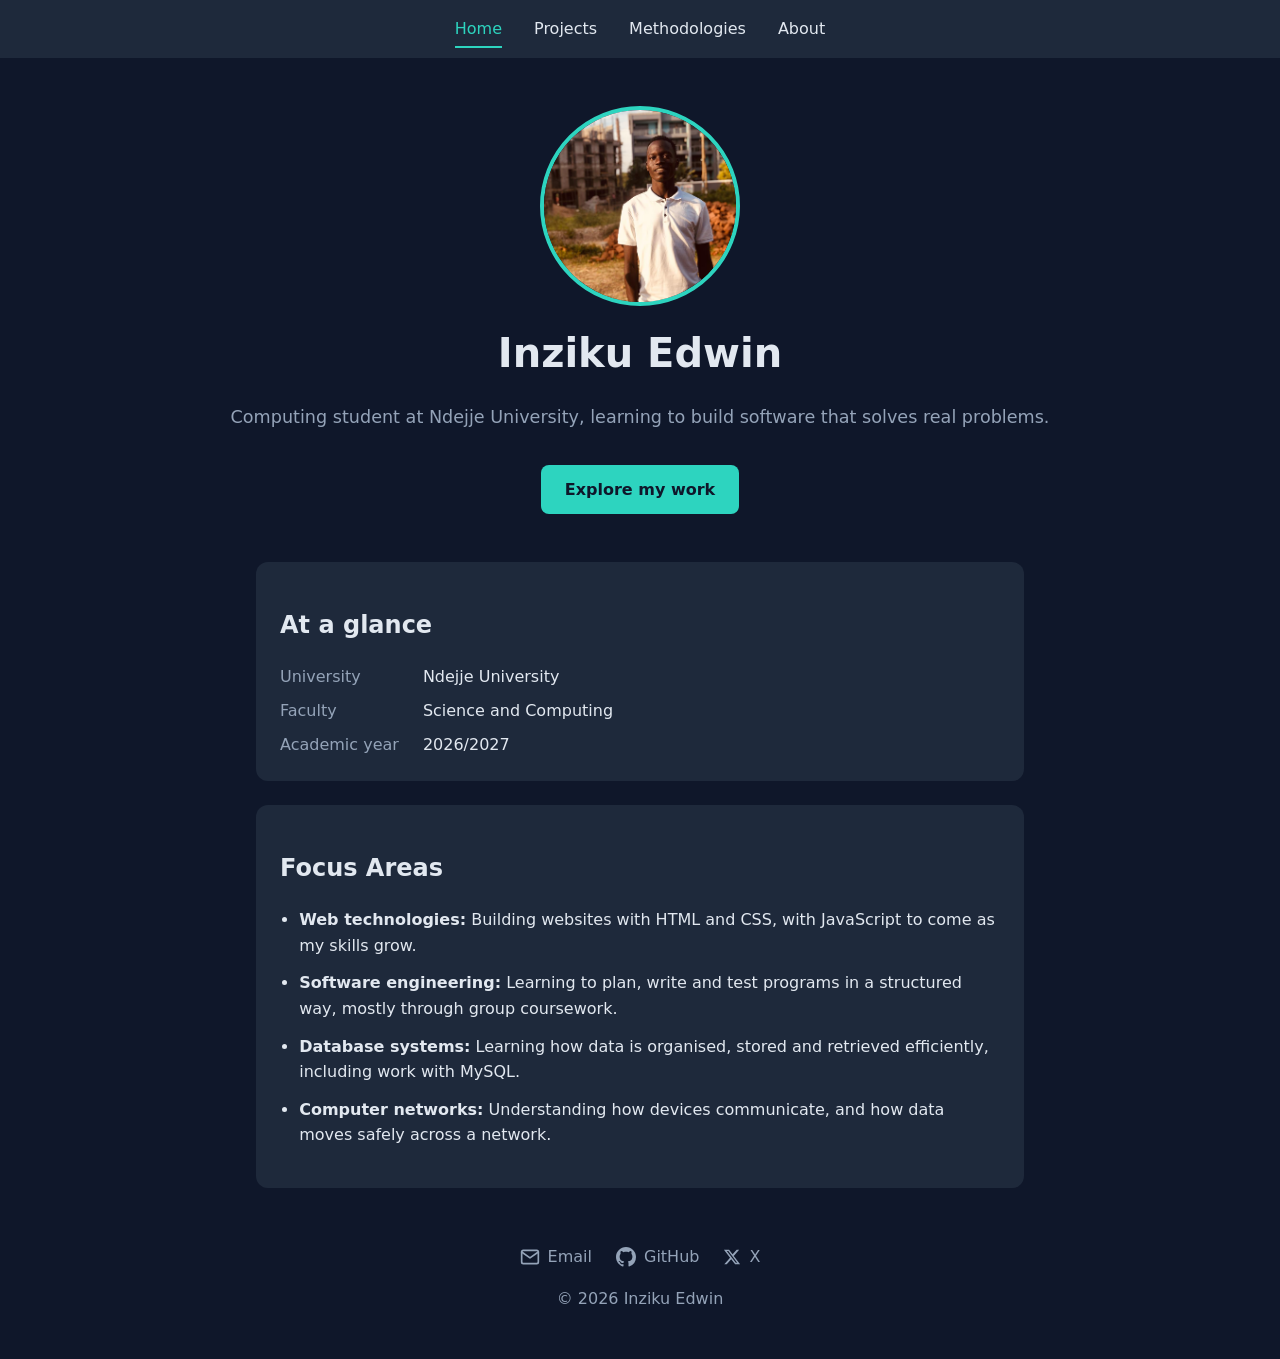
<file: index.html>
<!doctype html>
<html lang="en">
    <head>
        <meta charset="UTF-8" />
        <meta name="viewport" content="width=device-width, initial-scale=1.0" />
        <title>Inziku Edwin | Home</title>
        <link rel="stylesheet" href="styles.css" />
    </head>
    <body>
        <!-- Navigation section -->
        <nav>
            <ul>
                <li><a href="index.html" class="active">Home</a></li>
                <li><a href="projects.html">Projects</a></li>
                <li><a href="methodologies.html">Methodologies</a></li>
                <li><a href="about.html">About</a></li>
            </ul>
        </nav>
        <header>
            <img
                src="image.jpeg"
                alt="Portrait of Inziku Edwin"
                class="profile-photo"
                width="400"
                height="400"
            />
            <h1>Inziku Edwin</h1>
            <p class="tagline">
                Computing student at Ndejje University, learning to build
                software that solves real problems.
            </p>
            <a href="projects.html" class="button">Explore my work</a>
        </header>
        <main>
            <section id="quick-facts">
                <h2>At a glance</h2>
                <dl>
                    <dt>University</dt>
                    <dd>Ndejje University</dd>

                    <dt>Faculty</dt>
                    <dd>Science and Computing</dd>

                    <dt>Academic year</dt>
                    <dd>2026/2027</dd>
                </dl>
            </section>
            <section id="focus-areas">
                <h2>Focus Areas</h2>
                <ul>
                    <li>
                        <strong>Web technologies:</strong> Building websites
                        with HTML and CSS, with JavaScript to come as my skills
                        grow.
                    </li>
                    <li>
                        <strong>Software engineering:</strong> Learning to plan,
                        write and test programs in a structured way, mostly
                        through group coursework.
                    </li>
                    <li>
                        <strong>Database systems:</strong> Learning how data is
                        organised, stored and retrieved efficiently, including
                        work with MySQL.
                    </li>
                    <li>
                        <strong>Computer networks:</strong> Understanding how
                        devices communicate, and how data moves safely across a
                        network.
                    </li>
                </ul>
            </section>
        </main>
        <footer>
            <ul class="social-links">
                <li>
                    <a href="mailto:inzikuedwin28@gmail.com" aria-label="Email">
                        <svg
                            width="20"
                            height="20"
                            viewBox="0 0 24 24"
                            fill="none"
                            stroke="currentColor"
                            stroke-width="2"
                            stroke-linecap="round"
                            stroke-linejoin="round"
                        >
                            <path
                                d="M4 4h16c1.1 0 2 .9 2 2v12c0 1.1-.9 2-2 2H4c-1.1 0-2-.9-2-2V6c0-1.1.9-2 2-2z"
                            ></path>
                            <polyline points="22,6 12,13 2,6"></polyline>
                        </svg>
                        <span>Email</span>
                    </a>
                </li>
                <li>
                    <a
                        href="https://github.com/Optimus523"
                        target="_blank"
                        rel="noopener noreferrer"
                        aria-label="GitHub"
                    >
                        <svg
                            width="20"
                            height="20"
                            viewBox="0 0 24 24"
                            fill="currentColor"
                        >
                            <path
                                d="M12 0C5.37 0 0 5.37 0 12c0 5.31 3.435 9.795 8.205 11.385.6.105.825-.255.825-.57 0-.285-.015-1.23-.015-2.235-3.015.555-3.795-.735-4.035-1.41-.135-.345-.72-1.41-1.23-1.695-.42-.225-1.02-.78-.015-.795.945-.015 1.62.87 1.845 1.23 1.08 1.815 2.805 1.305 3.495.99.105-.78.42-1.305.765-1.605-2.67-.3-5.46-1.335-5.46-5.925 0-1.305.465-2.385 1.23-3.225-.12-.3-.54-1.53.12-3.18 0 0 1.005-.315 3.3 1.23.96-.27 1.98-.405 3-.405s2.04.135 3 .405c2.295-1.56 3.3-1.23 3.3-1.23.66 1.65.24 2.88.12 3.18.765.84 1.23 1.905 1.23 3.225 0 4.605-2.805 5.625-5.475 5.925.435.375.81 1.095.81 2.22 0 1.605-.015 2.895-.015 3.3 0 .315.225.69.825.57A12.02 12.02 0 0024 12c0-6.63-5.37-12-12-12z"
                            />
                        </svg>
                        <span>GitHub</span>
                    </a>
                </li>
                <li>
                    <a
                        href="https://x.com/yourhandle"
                        target="_blank"
                        rel="noopener noreferrer"
                        aria-label="X (Twitter)"
                    >
                        <svg
                            width="18"
                            height="18"
                            viewBox="0 0 24 24"
                            fill="currentColor"
                        >
                            <path
                                d="M18.244 2.25h3.308l-7.227 8.26 8.502 11.24H16.17l-5.214-6.817L4.99 21.75H1.68l7.73-8.835L1.254 2.25H8.08l4.713 6.231zm-1.161 17.52h1.833L7.084 4.126H5.117z"
                            />
                        </svg>
                        <span>X</span>
                    </a>
                </li>
            </ul>
            <p>&copy; 2026 Inziku Edwin</p>
        </footer>
    </body>
</html>
</file>
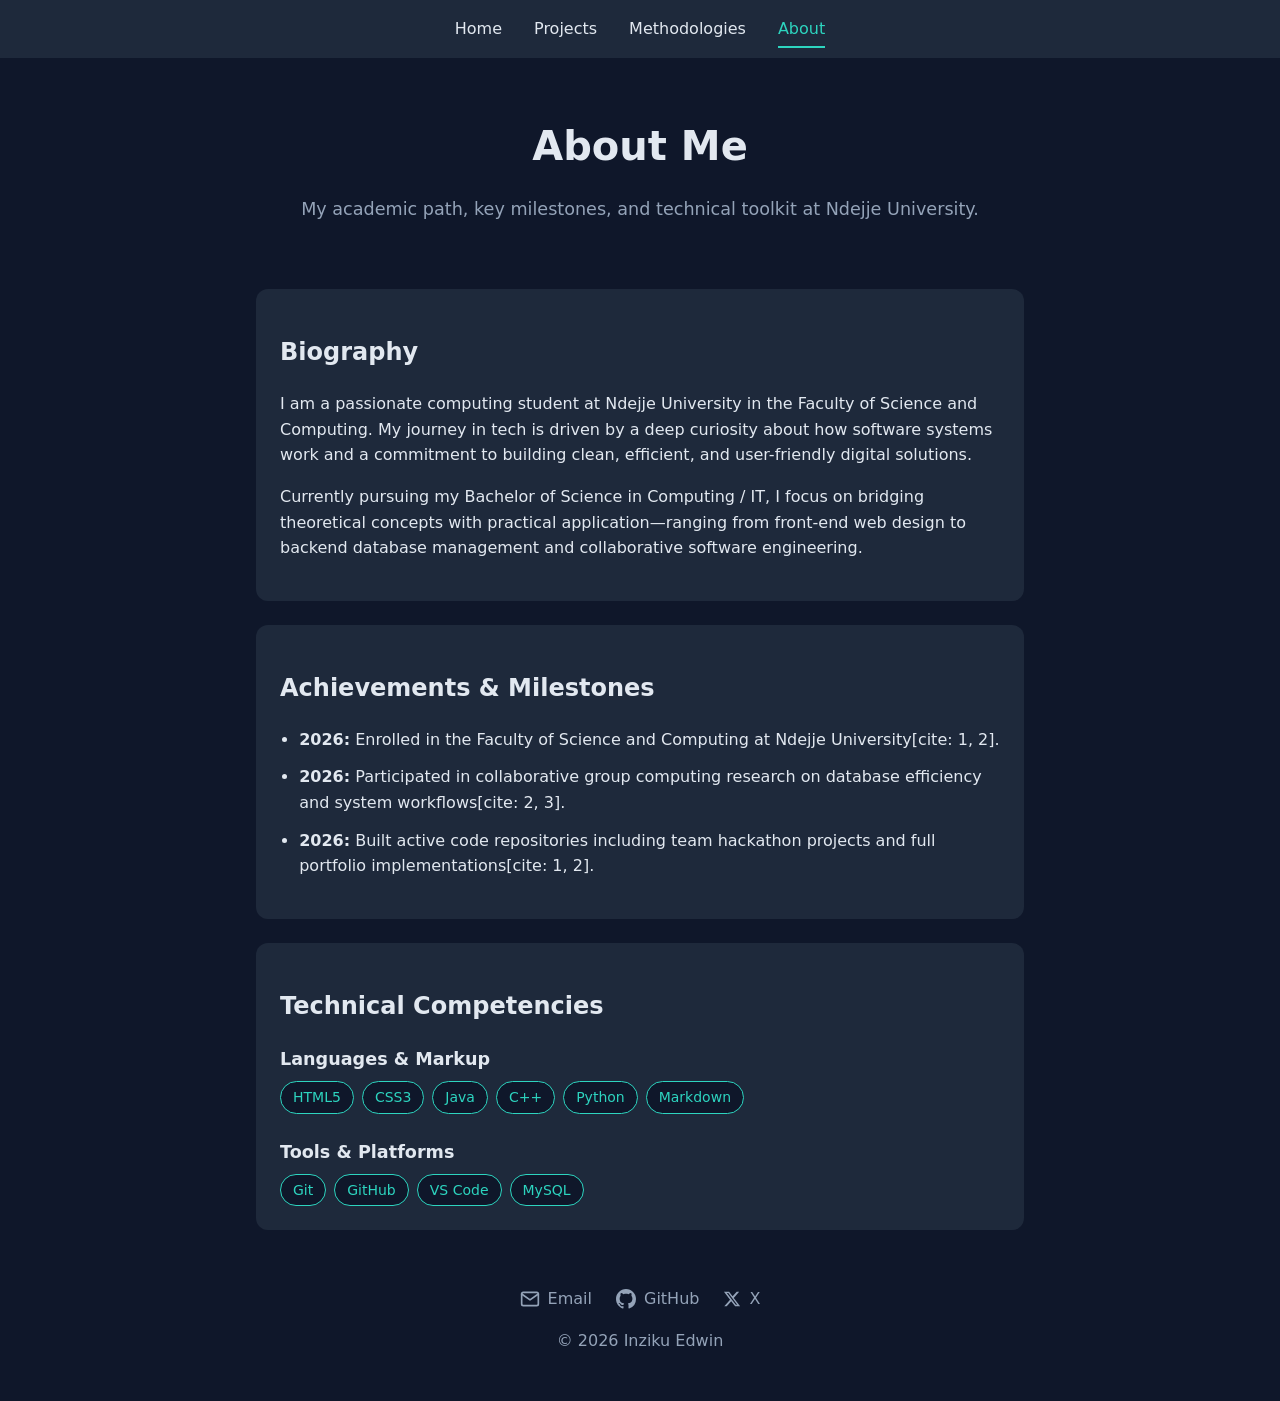
<file: about.html>
<!doctype html>
<html lang="en">
    <head>
        <meta charset="UTF-8" />
        <meta name="viewport" content="width=device-width, initial-scale=1.0" />
        <title>Inziku Edwin | About</title>
        <link rel="stylesheet" href="styles.css" />
    </head>
    <body>
        <nav>
            <ul>
                <li><a href="index.html">Home</a></li>
                <li><a href="projects.html">Projects</a></li>
                <li><a href="methodologies.html">Methodologies</a></li>
                <li><a href="about.html" class="active">About</a></li>
            </ul>
        </nav>
        <header>
            <h1>About Me</h1>
            <p class="tagline">
                My academic path, key milestones, and technical toolkit at
                Ndejje University.
            </p>
        </header>
        <main>
            <section id="biograpgy">
                <h2>Biography</h2>
                <p>
                    I am a passionate computing student at Ndejje University in
                    the Faculty of Science and Computing. My journey in tech is
                    driven by a deep curiosity about how software systems work
                    and a commitment to building clean, efficient, and
                    user-friendly digital solutions.
                </p>
                <p>
                    Currently pursuing my Bachelor of Science in Computing / IT,
                    I focus on bridging theoretical concepts with practical
                    application—ranging from front-end web design to backend
                    database management and collaborative software engineering.
                </p>
            </section>
            <section id="milestones">
                <h2>Achievements & Milestones</h2>
                <ul>
                    <li>
                        <strong>2026:</strong> Enrolled in the Faculty of
                        Science and Computing at Ndejje University[cite: 1, 2].
                    </li>
                    <li>
                        <strong>2026:</strong> Participated in collaborative
                        group computing research on database efficiency and
                        system workflows[cite: 2, 3].
                    </li>
                    <li>
                        <strong>2026:</strong> Built active code repositories
                        including team hackathon projects and full portfolio
                        implementations[cite: 1, 2].
                    </li>
                </ul>
            </section>
            <section id="competences">
                <h2>Technical Competencies</h2>

                <h3>Languages & Markup</h3>
                <div class="tag-group">
                    <span class="tag">HTML5</span>
                    <span class="tag">CSS3</span>
                    <span class="tag">Java</span>
                    <span class="tag">C++</span>
                    <span class="tag">Python</span>
                    <span class="tag">Markdown</span>
                </div>

                <h3 style="margin-top: 1.5rem">Tools & Platforms</h3>
                <div class="tag-group">
                    <span class="tag">Git</span>
                    <span class="tag">GitHub</span>
                    <span class="tag">VS Code</span>
                    <span class="tag">MySQL</span>
                </div>
            </section>
        </main>
        <footer>
            <ul class="social-links">
                <li>
                    <a href="mailto:inzikuedwin28@gmail.com" aria-label="Email">
                        <svg
                            width="20"
                            height="20"
                            viewBox="0 0 24 24"
                            fill="none"
                            stroke="currentColor"
                            stroke-width="2"
                            stroke-linecap="round"
                            stroke-linejoin="round"
                        >
                            <path
                                d="M4 4h16c1.1 0 2 .9 2 2v12c0 1.1-.9 2-2 2H4c-1.1 0-2-.9-2-2V6c0-1.1.9-2 2-2z"
                            ></path>
                            <polyline points="22,6 12,13 2,6"></polyline>
                        </svg>
                        <span>Email</span>
                    </a>
                </li>
                <li>
                    <a
                        href="https://github.com/Optimus523"
                        target="_blank"
                        rel="noopener noreferrer"
                        aria-label="GitHub"
                    >
                        <svg
                            width="20"
                            height="20"
                            viewBox="0 0 24 24"
                            fill="currentColor"
                        >
                            <path
                                d="M12 0C5.37 0 0 5.37 0 12c0 5.31 3.435 9.795 8.205 11.385.6.105.825-.255.825-.57 0-.285-.015-1.23-.015-2.235-3.015.555-3.795-.735-4.035-1.41-.135-.345-.72-1.41-1.23-1.695-.42-.225-1.02-.78-.015-.795.945-.015 1.62.87 1.845 1.23 1.08 1.815 2.805 1.305 3.495.99.105-.78.42-1.305.765-1.605-2.67-.3-5.46-1.335-5.46-5.925 0-1.305.465-2.385 1.23-3.225-.12-.3-.54-1.53.12-3.18 0 0 1.005-.315 3.3 1.23.96-.27 1.98-.405 3-.405s2.04.135 3 .405c2.295-1.56 3.3-1.23 3.3-1.23.66 1.65.24 2.88.12 3.18.765.84 1.23 1.905 1.23 3.225 0 4.605-2.805 5.625-5.475 5.925.435.375.81 1.095.81 2.22 0 1.605-.015 2.895-.015 3.3 0 .315.225.69.825.57A12.02 12.02 0 0024 12c0-6.63-5.37-12-12-12z"
                            />
                        </svg>
                        <span>GitHub</span>
                    </a>
                </li>
                <li>
                    <a
                        href="https://x.com/yourhandle"
                        target="_blank"
                        rel="noopener noreferrer"
                        aria-label="X (Twitter)"
                    >
                        <svg
                            width="18"
                            height="18"
                            viewBox="0 0 24 24"
                            fill="currentColor"
                        >
                            <path
                                d="M18.244 2.25h3.308l-7.227 8.26 8.502 11.24H16.17l-5.214-6.817L4.99 21.75H1.68l7.73-8.835L1.254 2.25H8.08l4.713 6.231zm-1.161 17.52h1.833L7.084 4.126H5.117z"
                            />
                        </svg>
                        <span>X</span>
                    </a>
                </li>
            </ul>
            <p>&copy; 2026 Inziku Edwin</p>
        </footer>
    </body>
</html>
</file>
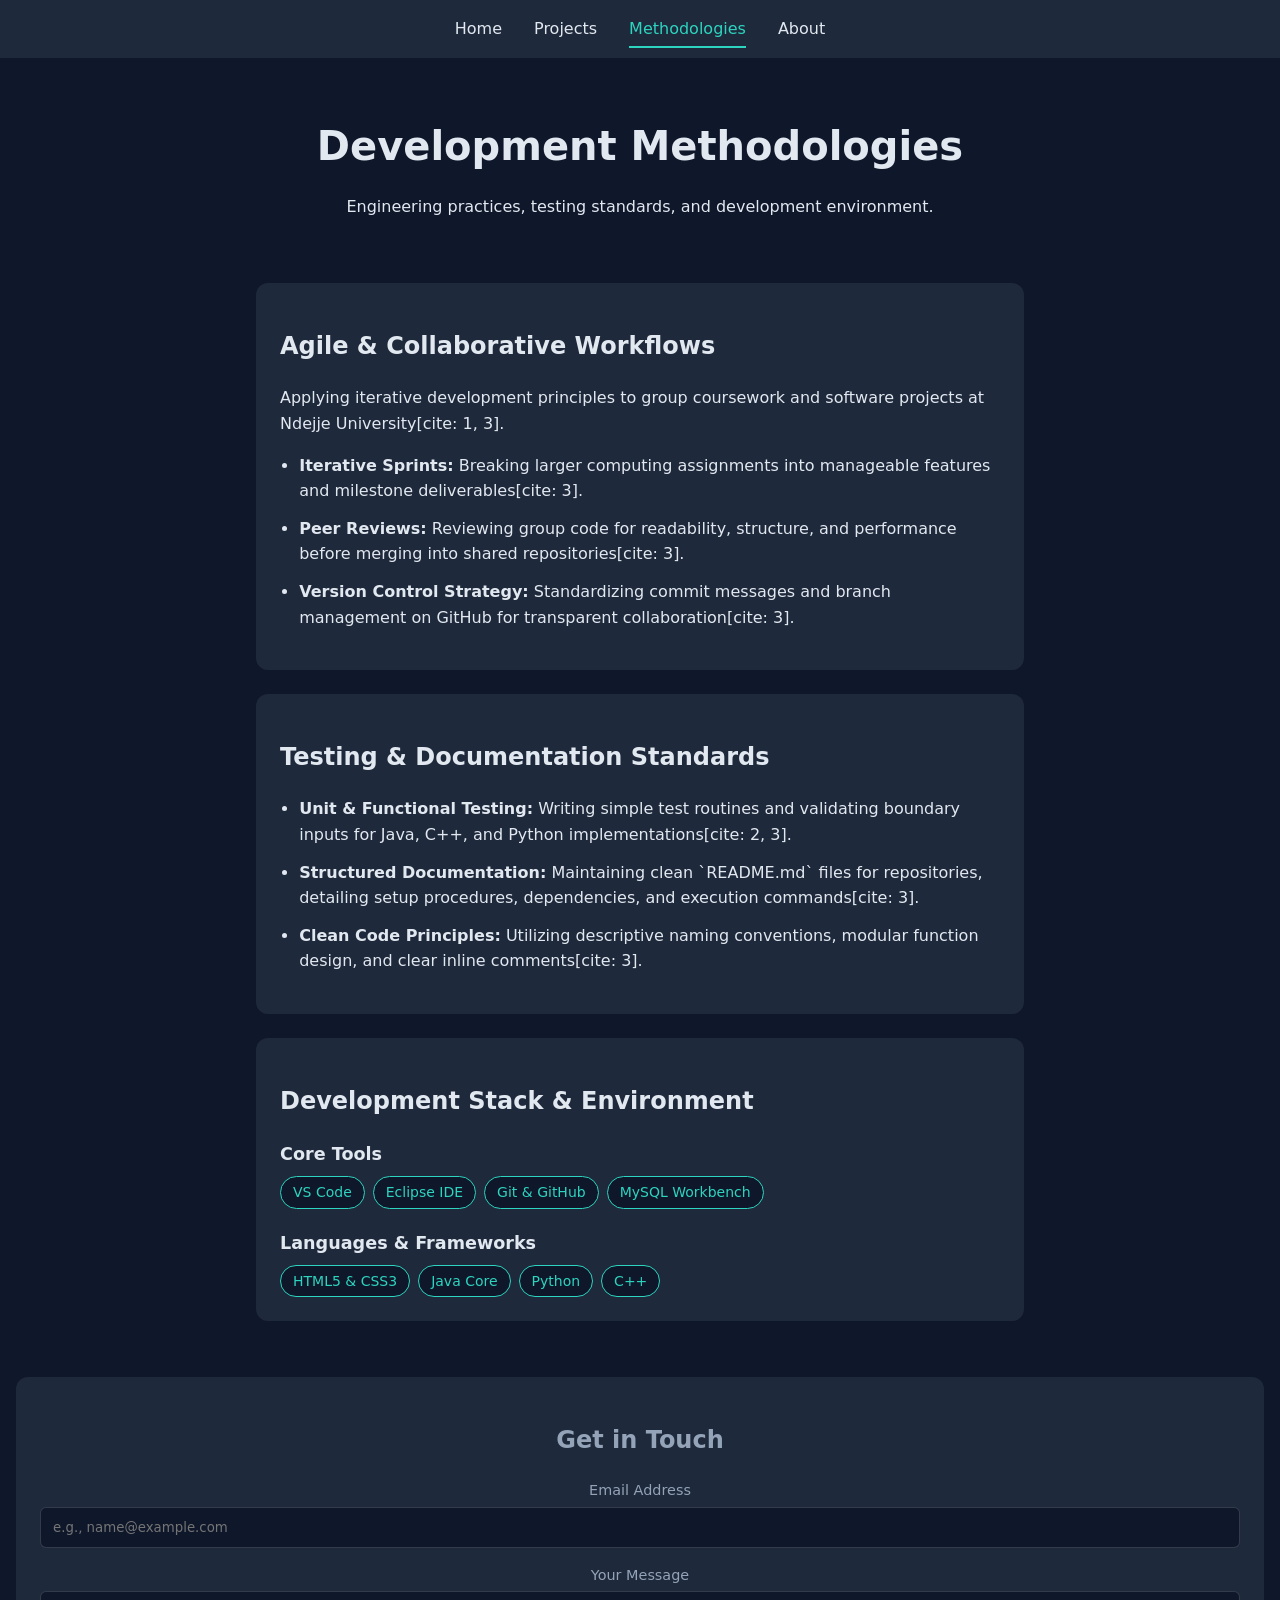
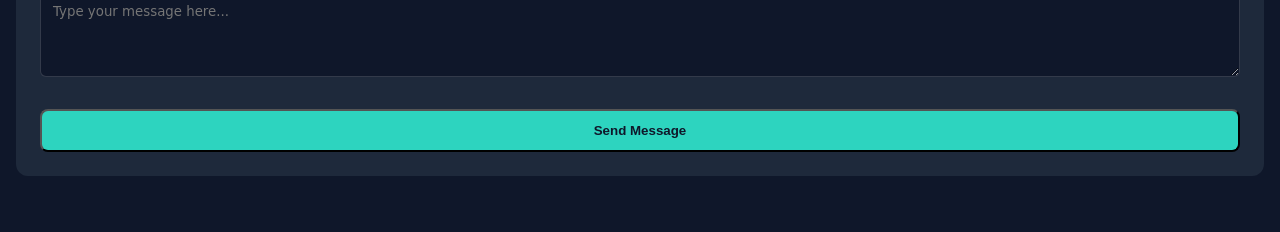
<file: methodologies.html>
<!doctype html>
<html lang="en">
    <head>
        <meta charset="UTF-8" />
        <meta name="viewport" content="width=device-width, initial-scale=1.0" />
        <title>Inziku Edwin | Methodologies</title>
        <link rel="stylesheet" href="styles.css" />
    </head>
    <body>
        <nav>
            <ul>
                <li><a href="index.html">Home</a></li>
                <li><a href="projects.html">Projects</a></li>
                <li>
                    <a href="methodologies.html" class="active"
                        >Methodologies</a
                    >
                </li>
                <li><a href="about.html">About</a></li>
            </ul>
        </nav>

        <header>
            <h1>Development Methodologies</h1>
            <p>
                Engineering practices, testing standards, and development
                environment.
            </p>
        </header>
        <main>
            <section id="agile-practices">
                <h2>Agile & Collaborative Workflows</h2>
                <p>
                    Applying iterative development principles to group
                    coursework and software projects at Ndejje University[cite:
                    1, 3].
                </p>
                <ul>
                    <li>
                        <strong>Iterative Sprints:</strong> Breaking larger
                        computing assignments into manageable features and
                        milestone deliverables[cite: 3].
                    </li>
                    <li>
                        <strong>Peer Reviews:</strong> Reviewing group code for
                        readability, structure, and performance before merging
                        into shared repositories[cite: 3].
                    </li>
                    <li>
                        <strong>Version Control Strategy:</strong> Standardizing
                        commit messages and branch management on GitHub for
                        transparent collaboration[cite: 3].
                    </li>
                </ul>
            </section>

            <section id="testing-documentation">
                <h2>Testing & Documentation Standards</h2>
                <ul>
                    <li>
                        <strong>Unit & Functional Testing:</strong> Writing
                        simple test routines and validating boundary inputs for
                        Java, C++, and Python implementations[cite: 2, 3].
                    </li>
                    <li>
                        <strong>Structured Documentation:</strong> Maintaining
                        clean `README.md` files for repositories, detailing
                        setup procedures, dependencies, and execution
                        commands[cite: 3].
                    </li>
                    <li>
                        <strong>Clean Code Principles:</strong> Utilizing
                        descriptive naming conventions, modular function design,
                        and clear inline comments[cite: 3].
                    </li>
                </ul>
            </section>

            <section id="dev-environment">
                <h2>Development Stack & Environment</h2>
                <h3>Core Tools</h3>
                <div class="tag-group">
                    <span class="tag">VS Code</span>
                    <span class="tag">Eclipse IDE</span>
                    <span class="tag">Git & GitHub</span>
                    <span class="tag">MySQL Workbench</span>
                </div>

                <h3>Languages & Frameworks</h3>
                <div class="tag-group">
                    <span class="tag">HTML5 & CSS3</span>
                    <span class="tag">Java Core</span>
                    <span class="tag">Python</span>
                    <span class="tag">C++</span>
                </div>
            </section>
        </main>
        <footer>
            <section id="contact-form">
                <h2>Get in Touch</h2>
                <form action="#" method="post" class="contact-form">
                    <div class="form-group">
                        <label for="user-email">Email Address</label>
                        <input
                            type="email"
                            id="user-email"
                            name="user-email"
                            placeholder="e.g., name@example.com"
                            required
                        />
                    </div>
                    <div class="form-group">
                        <label for="message">Your Message</label>
                        <textarea
                            id="message"
                            name="message"
                            rows="4"
                            placeholder="Type your message here..."
                            required
                        ></textarea>
                    </div>
                    <button type="submit" class="button">Send Message</button>
                </form>
            </section>
        </footer>
    </body>
</html>
</file>
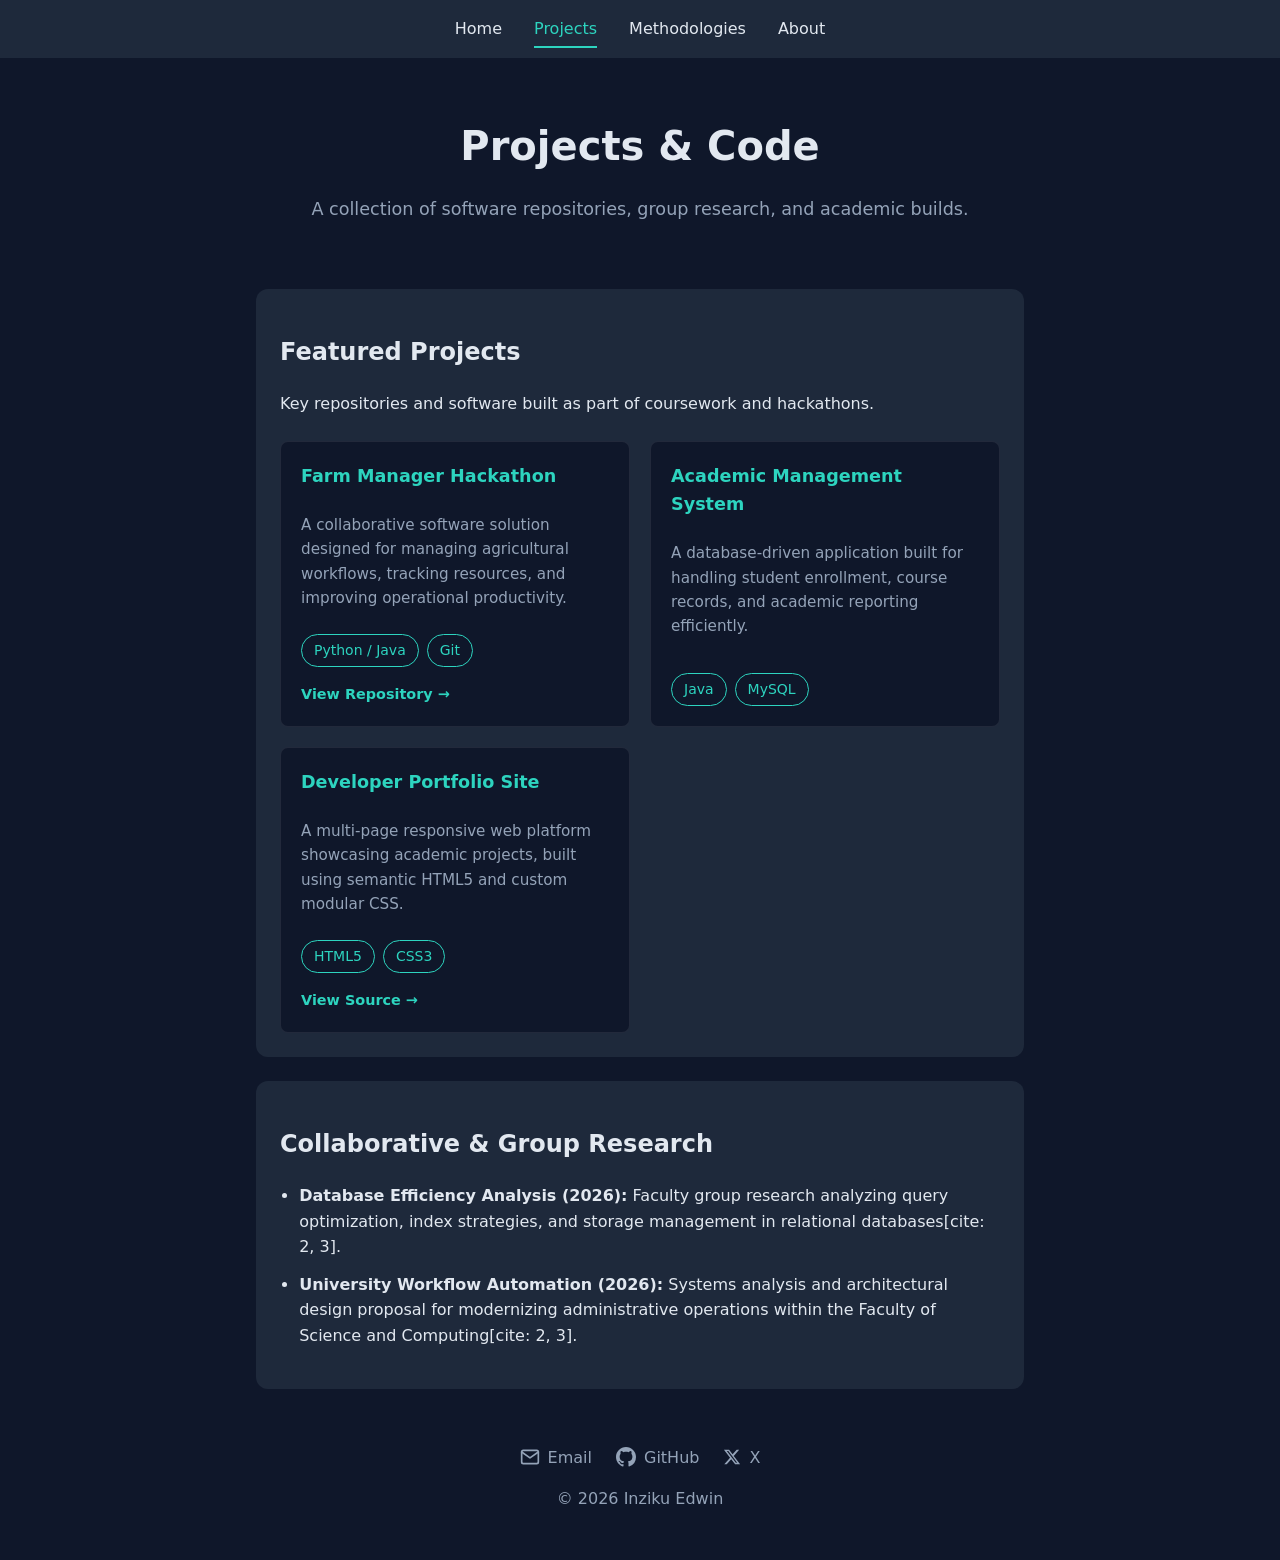
<file: projects.html>
<!doctype html>
<html lang="en">
    <head>
        <meta charset="UTF-8" />
        <meta name="viewport" content="width=device-width, initial-scale=1.0" />
        <title>Inziku Edwin | Projects</title>
        <link rel="stylesheet" href="styles.css" />
    </head>
    <body>
        <nav>
            <ul>
                <li><a href="index.html">Home</a></li>
                <li><a href="projects.html" class="active">Projects</a></li>
                <li><a href="methodologies.html">Methodologies</a></li>
                <li><a href="about.html">About</a></li>
            </ul>
        </nav>

        <header>
            <h1>Projects & Code</h1>
            <p class="tagline">
                A collection of software repositories, group research, and
                academic builds.
            </p>
        </header>

        <main>
            <section id="featured-projects">
                <h2>Featured Projects</h2>
                <p>
                    Key repositories and software built as part of coursework
                    and hackathons.
                </p>

                <div class="project-grid">
                    <article class="card">
                        <h3>Farm Manager Hackathon</h3>
                        <p>
                            A collaborative software solution designed for
                            managing agricultural workflows, tracking resources,
                            and improving operational productivity.
                        </p>
                        <div class="tag-group">
                            <span class="tag">Python / Java</span>
                            <span class="tag">Git</span>
                        </div>
                        <a
                            href="https://github.com/Optimus523/farm-manager-hackathon"
                            target="_blank"
                            rel="noopener noreferrer"
                            class="card-link"
                            >View Repository &rarr;</a
                        >
                    </article>
                    <article class="card">
                        <h3>Academic Management System</h3>
                        <p>
                            A database-driven application built for handling
                            student enrollment, course records, and academic
                            reporting efficiently.
                        </p>
                        <div class="tag-group">
                            <span class="tag">Java</span>
                            <span class="tag">MySQL</span>
                        </div>
                    </article>

                    <article class="card">
                        <h3>Developer Portfolio Site</h3>
                        <p>
                            A multi-page responsive web platform showcasing
                            academic projects, built using semantic HTML5 and
                            custom modular CSS.
                        </p>
                        <div class="tag-group">
                            <span class="tag">HTML5</span>
                            <span class="tag">CSS3</span>
                        </div>
                        <a
                            href="https://github.com/Optimus523"
                            target="_blank"
                            rel="noopener noreferrer"
                            class="card-link"
                            >View Source &rarr;</a
                        >
                    </article>
                </div>
            </section>
            <section>
                <h2>Collaborative & Group Research</h2>
                <ul>
                    <li>
                        <strong>Database Efficiency Analysis (2026):</strong>
                        Faculty group research analyzing query optimization,
                        index strategies, and storage management in relational
                        databases[cite: 2, 3].
                    </li>
                    <li>
                        <strong>University Workflow Automation (2026):</strong>
                        Systems analysis and architectural design proposal for
                        modernizing administrative operations within the Faculty
                        of Science and Computing[cite: 2, 3].
                    </li>
                </ul>
            </section>
        </main>

        <footer>
            <ul class="social-links">
                <li>
                    <a href="mailto:inzikuedwin28@gmail.com" aria-label="Email">
                        <svg
                            width="20"
                            height="20"
                            viewBox="0 0 24 24"
                            fill="none"
                            stroke="currentColor"
                            stroke-width="2"
                            stroke-linecap="round"
                            stroke-linejoin="round"
                        >
                            <path
                                d="M4 4h16c1.1 0 2 .9 2 2v12c0 1.1-.9 2-2 2H4c-1.1 0-2-.9-2-2V6c0-1.1.9-2 2-2z"
                            ></path>
                            <polyline points="22,6 12,13 2,6"></polyline>
                        </svg>
                        <span>Email</span>
                    </a>
                </li>
                <li>
                    <a
                        href="https://github.com/Optimus523"
                        target="_blank"
                        rel="noopener noreferrer"
                        aria-label="GitHub"
                    >
                        <svg
                            width="20"
                            height="20"
                            viewBox="0 0 24 24"
                            fill="currentColor"
                        >
                            <path
                                d="M12 0C5.37 0 0 5.37 0 12c0 5.31 3.435 9.795 8.205 11.385.6.105.825-.255.825-.57 0-.285-.015-1.23-.015-2.235-3.015.555-3.795-.735-4.035-1.41-.135-.345-.72-1.41-1.23-1.695-.42-.225-1.02-.78-.015-.795.945-.015 1.62.87 1.845 1.23 1.08 1.815 2.805 1.305 3.495.99.105-.78.42-1.305.765-1.605-2.67-.3-5.46-1.335-5.46-5.925 0-1.305.465-2.385 1.23-3.225-.12-.3-.54-1.53.12-3.18 0 0 1.005-.315 3.3 1.23.96-.27 1.98-.405 3-.405s2.04.135 3 .405c2.295-1.56 3.3-1.23 3.3-1.23.66 1.65.24 2.88.12 3.18.765.84 1.23 1.905 1.23 3.225 0 4.605-2.805 5.625-5.475 5.925.435.375.81 1.095.81 2.22 0 1.605-.015 2.895-.015 3.3 0 .315.225.69.825.57A12.02 12.02 0 0024 12c0-6.63-5.37-12-12-12z"
                            />
                        </svg>
                        <span>GitHub</span>
                    </a>
                </li>
                <li>
                    <a
                        href="https://x.com/yourhandle"
                        target="_blank"
                        rel="noopener noreferrer"
                        aria-label="X (Twitter)"
                    >
                        <svg
                            width="18"
                            height="18"
                            viewBox="0 0 24 24"
                            fill="currentColor"
                        >
                            <path
                                d="M18.244 2.25h3.308l-7.227 8.26 8.502 11.24H16.17l-5.214-6.817L4.99 21.75H1.68l7.73-8.835L1.254 2.25H8.08l4.713 6.231zm-1.161 17.52h1.833L7.084 4.126H5.117z"
                            />
                        </svg>
                        <span>X</span>
                    </a>
                </li>
            </ul>
            <p>&copy; 2026 Inziku Edwin</p>
        </footer>
    </body>
</html>
</file>
<file: styles.css>
:root {
    --bg: #0f172a;
    --surface: #1e293b;
    --text: #e2e8f0;
    --muted: #94a3b8;
    --accent: #2dd4bf;
}

html {
    scroll-behavior: smooth;
}

* {
    box-sizing: border-box;
}

body {
    margin: 0;
    background-color: var(--bg);
    color: var(--text);
    font-family:
        system-ui,
        -apple-system,
        "Segoe UI",
        sans-serif;
    line-height: 1.6;
}

h1 {
    font-size: 2.5rem;
    margin: 0.5rem 0;
}

a {
    color: var(--accent);
}

/* a:hover {
    text-decoration: underline;
} */

.tagline {
    color: var(--muted);
    font-size: 1.1rem;
}

/* NAV: horizontal bar */
nav {
    background-color: var(--surface);
    padding: 1rem;
}
nav ul {
    list-style: none; /* removes the bullets */
    margin: 0;
    padding: 0;
    display: flex; /* puts the items in a row */
    justify-content: center;
    gap: 2rem; /* space between links */
}
nav a {
    text-decoration: none;
    color: var(--text);
    padding: 0.5rem 0;
    border-bottom: 2px solid transparent;
}
nav a:hover,
nav a.active {
    color: var(--accent);
    border-bottom-color: var(
        --accent
    ); /* underline appears on hover or current page */
}

/* HEADER: centred hero */
header {
    text-align: center;
    padding: 3rem 1rem;
}
.profile-photo {
    width: 200px;
    height: 200px;
    border-radius: 50%; /* turns the square into a circle */
    object-fit: cover; /* crops instead of squashing the photo */
    border: 4px solid var(--accent);
}

/* MAIN: centred column of cards */
main {
    max-width: 800px; /* keeps lines readable on wide screens */
    margin: 0 auto; /* auto side margins centre the block */
    padding: 0 1rem;
}
section {
    background-color: var(--surface);
    padding: 1.5rem;
    margin-bottom: 1.5rem;
    border-radius: 12px;
}

/* QUICK FACTS: label and value side by side */
dl {
    display: grid;
    grid-template-columns: max-content 1fr;
    gap: 0.5rem 1.5rem;
    margin: 0;
}
dt {
    color: var(--muted);
}
dd {
    margin: 0;
}

/* FOCUS AREAS: list */
section ul {
    padding-left: 1.2rem;
}
section li {
    margin-bottom: 0.75rem;
}

/* FOOTER */
footer {
    text-align: center;
    padding: 2rem 1rem;
    color: var(--muted);
}
footer ul {
    list-style: none;
    padding: 0;
    display: flex;
    justify-content: center;
    gap: 1.5rem;
}

/* CTA Button Styling */
.button {
    display: inline-block;
    margin-top: 1rem;
    padding: 0.75rem 1.5rem;
    background-color: var(--accent);
    color: var(--bg);
    font-weight: 600;
    text-decoration: none;
    border-radius: 8px;
    transition:
        background-color 0.2s ease,
        transform 0.2s ease;
}

.button:hover {
    background-color: #14b8a6;
    transform: translateY(-2px);
}

.tag-group {
    display: flex;
    flex-wrap: wrap;
    gap: 0.5rem;
    margin-top: 0.5rem;
}

.tag {
    background-color: var(--bg);
    color: var(--accent);
    border: 1px solid var(--accent);
    padding: 0.25rem 0.75rem;
    border-radius: 999px;
    font-size: 0.875rem;
    font-weight: 500;
}

h3 {
    color: var(--text);
    font-size: 1.1rem;
    margin-top: 1.25rem;
    margin-bottom: 0.5rem;
}

/* Custom spacing for list items inside sections */
section ul li {
    margin-bottom: 0.75rem;
}

section ul li:last-child {
    margin-bottom: 0;
}

/* PROJECT GRID & CARDS */
.project-grid {
    display: grid;
    grid-template-columns: repeat(auto-fit, minmax(280px, 1fr));
    gap: 1.25rem;
    margin-top: 1.5rem;
}

.card {
    background-color: var(--bg);
    border: 1px solid rgba(255, 255, 255, 0.08);
    border-radius: 8px;
    padding: 1.25rem;
    display: flex;
    flex-direction: column;
    justify-content: space-between;
    transition:
        transform 0.2s ease,
        border-color 0.2s ease;
}

.card:hover {
    transform: translateY(-4px);
    border-color: var(--accent);
}

.card h3 {
    margin-top: 0;
    margin-bottom: 0.5rem;
    color: var(--accent);
}

.card p {
    font-size: 0.95rem;
    color: var(--muted);
    margin-bottom: 1rem;
    flex-grow: 1;
}

.card-link {
    display: inline-block;
    margin-top: 1rem;
    font-size: 0.9rem;
    font-weight: 600;
    text-decoration: none;
}

/* FORM STYLES */
.contact-form {
    display: flex;
    flex-direction: column;
    gap: 1rem;
    margin-top: 1rem;
}

.form-group {
    display: flex;
    flex-direction: column;
    gap: 0.25rem;
}

.form-group label {
    font-size: 0.9rem;
    color: var(--muted);
}

.form-group input,
.form-group textarea {
    background-color: var(--bg);
    border: 1px solid rgba(255, 255, 255, 0.15);
    border-radius: 6px;
    padding: 0.75rem;
    color: var(--text);
    font-family: inherit;
}

.form-group input:focus,
.form-group textarea:focus {
    outline: none;
    border-color: var(--accent);
}

.form-group input:focus,
.form-group textarea:focus {
    outline: none;
    border-color: var(--accent);
    box-shadow: 0 0 0 3px rgba(45, 212, 191, 0.15);
}

footer a {
    transition: color 0.2s ease;
}

footer a:hover {
    color: var(--accent);
}

/* FOOTER SOCIAL LINKS WITH ICONS */
.social-links {
    list-style: none;
    padding: 0;
    margin: 0 0 1rem 0;
    display: flex;
    justify-content: center;
    align-items: center;
    gap: 1.5rem;
}

.social-links a {
    display: flex;
    align-items: center;
    gap: 0.5rem;
    color: var(--muted);
    text-decoration: none;
    font-weight: 500;
    transition:
        color 0.2s ease,
        transform 0.2s ease;
}

.social-links a:hover {
    color: var(--accent);
    transform: translateY(-2px);
}

.social-links svg {
    transition:
        fill 0.2s ease,
        stroke 0.2s ease;
}

/* PHONE: smaller screens */
@media (max-width: 600px) {
    nav ul {
        flex-wrap: wrap;
        gap: 1rem;
    }
    h1 {
        font-size: 2rem;
    }
}
</file>
